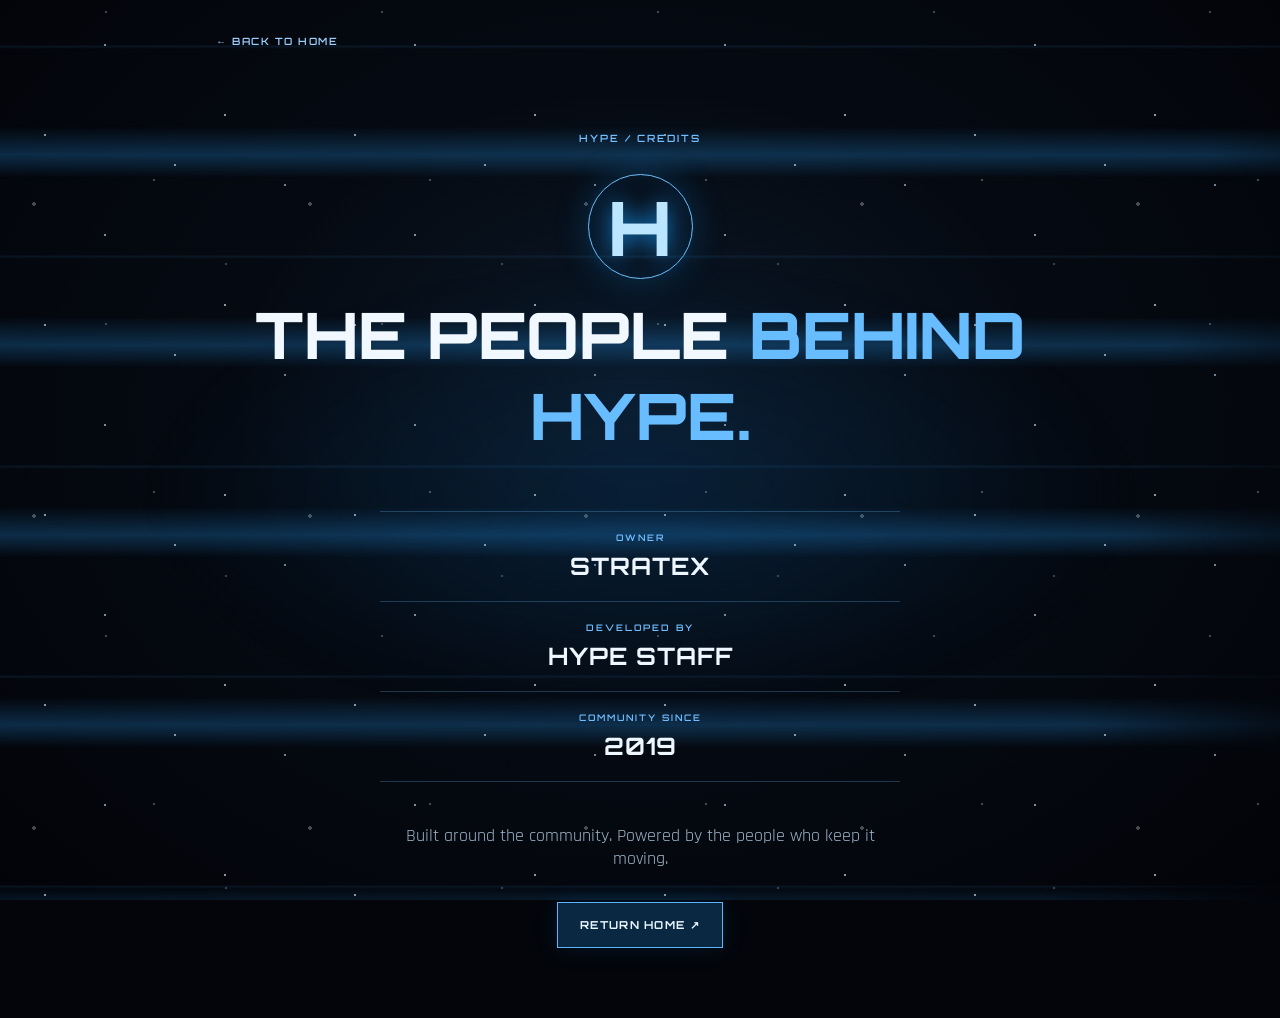
<file: developers.html>
<!DOCTYPE html><html lang="en"><head><meta charset="UTF-8"><meta name="viewport" content="width=device-width,initial-scale=1"><meta name="theme-color" content="#03050a"><title>HYPE — Developers</title><link href="https://fonts.googleapis.com/css2?family=Orbitron:wght@500;600;700;800&family=Rajdhani:wght@500;600;700&display=swap" rel="stylesheet"><link rel="stylesheet" href="classic.css"><link rel="stylesheet" href="subpages.css"></head><body><div class="space-bg"><div class="stars stars-a"></div><div class="stars stars-b"></div><div class="blue-rain"></div><div class="horizon-glow"></div></div><main class="subpage dev-page"><a class="back-link" href="index.html">← BACK TO HOME</a><div class="page-kicker">HYPE / CREDITS</div><div class="credit-emblem">H</div><h1>THE PEOPLE <span>BEHIND HYPE.</span></h1><div class="credits"><div><span>OWNER</span><strong>STRATEX</strong></div><div><span>DEVELOPED BY</span><strong>HYPE STAFF</strong></div><div><span>COMMUNITY SINCE</span><strong>2019</strong></div></div><p class="lead">Built around the community. Powered by the people who keep it moving.</p><a class="main-cta" href="index.html">RETURN HOME ↗</a></main></body></html>
</file>
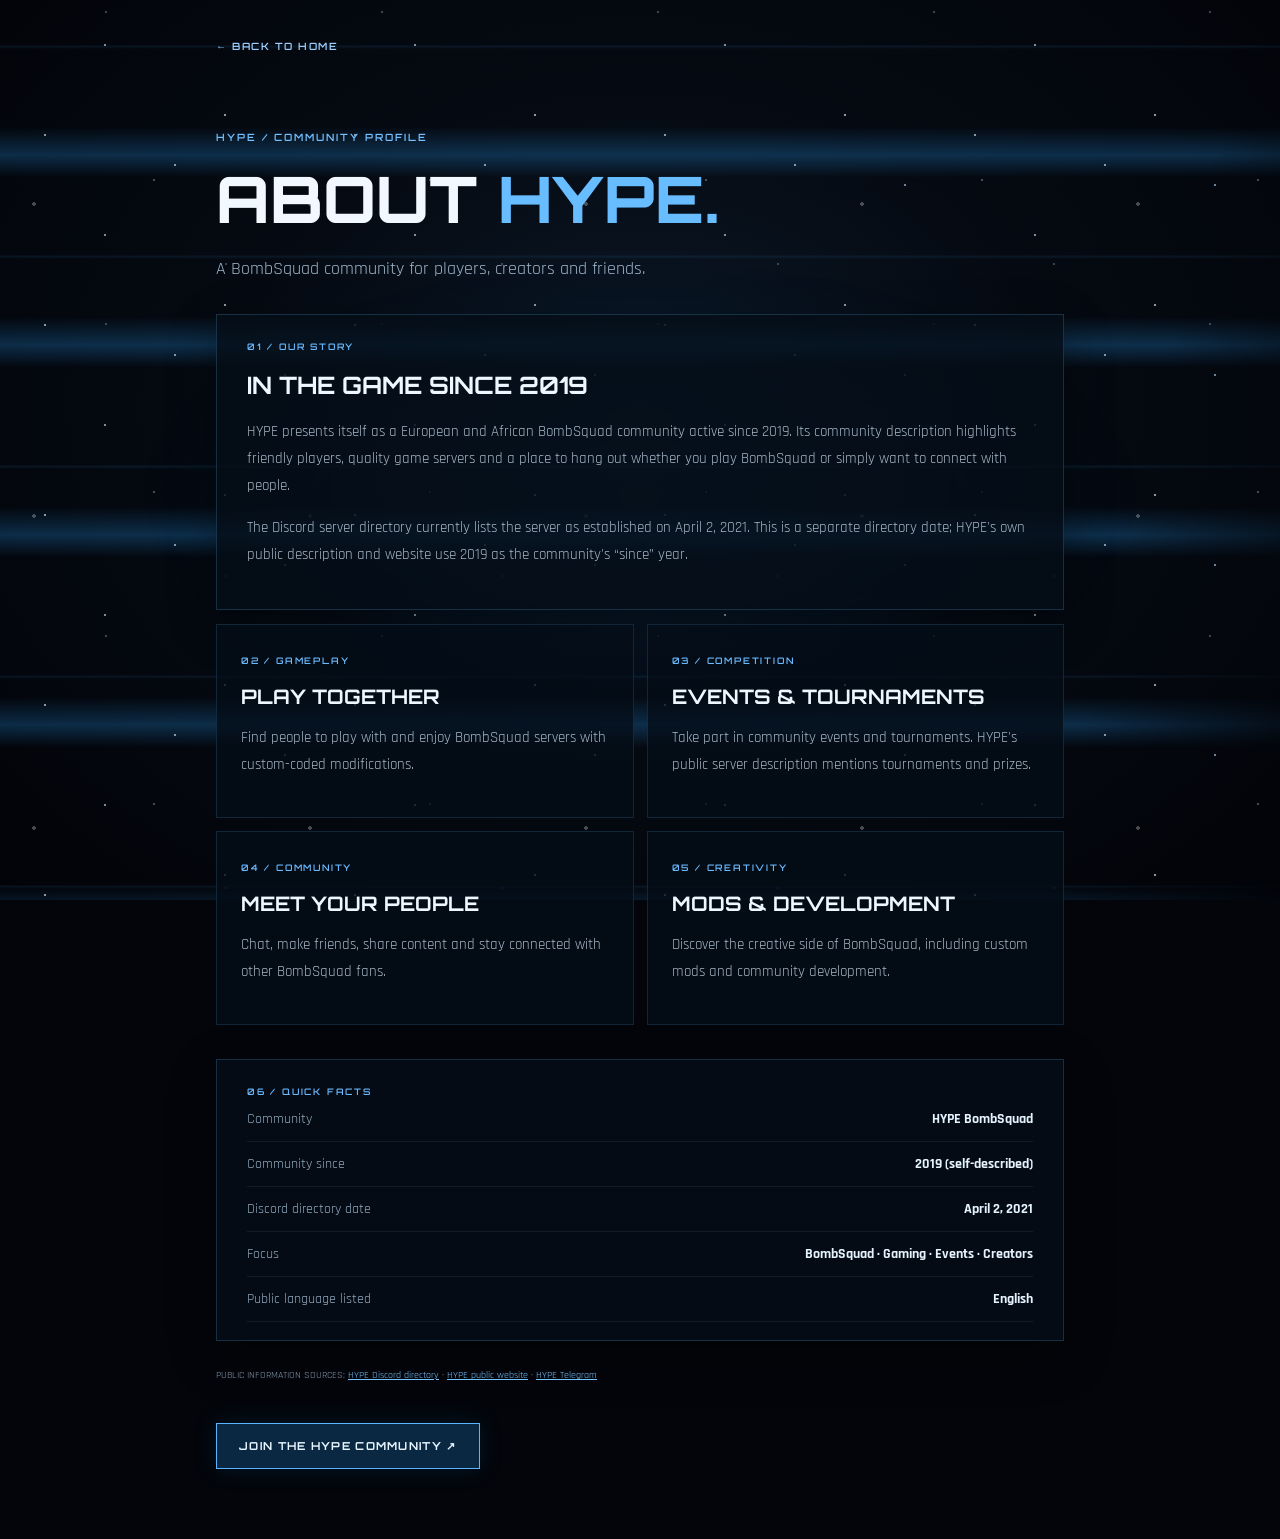
<file: info.html>
<!DOCTYPE html><html lang="en"><head><meta charset="UTF-8"><meta name="viewport" content="width=device-width,initial-scale=1"><meta name="theme-color" content="#03050a"><title>HYPE — Information</title><link href="https://fonts.googleapis.com/css2?family=Orbitron:wght@500;600;700;800&family=Rajdhani:wght@500;600;700&display=swap" rel="stylesheet"><link rel="stylesheet" href="classic.css"><link rel="stylesheet" href="subpages.css"></head><body><div class="space-bg"><div class="stars stars-a"></div><div class="stars stars-b"></div><div class="blue-rain"></div><div class="horizon-glow"></div></div><main class="subpage"><a class="back-link" href="index.html">← BACK TO HOME</a><div class="page-kicker">HYPE / COMMUNITY PROFILE</div><h1>ABOUT <span>HYPE.</span></h1><p class="lead">A BombSquad community for players, creators and friends.</p><section class="info-panel"><div class="info-label">01 / OUR STORY</div><h2>IN THE GAME SINCE 2019</h2><p>HYPE presents itself as a European and African BombSquad community active since 2019. Its community description highlights friendly players, quality game servers and a place to hang out whether you play BombSquad or simply want to connect with people.</p><p>The Discord server directory currently lists the server as established on April 2, 2021. This is a separate directory date; HYPE's own public description and website use 2019 as the community's “since” year.</p></section><section class="info-cards"><article><span>02 / GAMEPLAY</span><h3>PLAY TOGETHER</h3><p>Find people to play with and enjoy BombSquad servers with custom-coded modifications.</p></article><article><span>03 / COMPETITION</span><h3>EVENTS & TOURNAMENTS</h3><p>Take part in community events and tournaments. HYPE's public server description mentions tournaments and prizes.</p></article><article><span>04 / COMMUNITY</span><h3>MEET YOUR PEOPLE</h3><p>Chat, make friends, share content and stay connected with other BombSquad fans.</p></article><article><span>05 / CREATIVITY</span><h3>MODS & DEVELOPMENT</h3><p>Discover the creative side of BombSquad, including custom mods and community development.</p></article></section><section class="info-panel facts"><div class="info-label">06 / QUICK FACTS</div><div class="fact-row"><span>Community</span><b>HYPE BombSquad</b></div><div class="fact-row"><span>Community since</span><b>2019 (self-described)</b></div><div class="fact-row"><span>Discord directory date</span><b>April 2, 2021</b></div><div class="fact-row"><span>Focus</span><b>BombSquad · Gaming · Events · Creators</b></div><div class="fact-row"><span>Public language listed</span><b>English</b></div></section><div class="source-note">PUBLIC INFORMATION SOURCES: <a href="https://discord.com/servers/827635448310136842" target="_blank" rel="noopener">HYPE Discord directory</a> · <a href="https://bshype.netlify.app/" target="_blank" rel="noopener">HYPE public website</a> · <a href="https://t.me/bshype" target="_blank" rel="noopener">HYPE Telegram</a></div><a class="main-cta" href="https://discord.com/invite/hype-bombsquad-827635448310136842" target="_blank" rel="noopener">JOIN THE HYPE COMMUNITY ↗</a></main></body></html>
</file>
<file: classic.css>
:root{--blue:#39aaff;--blue2:#087bdf;--white:#eef7ff;--muted:#8e9baa;--line:rgba(147,195,232,.22);--font:'Rajdhani',sans-serif;--display:'Orbitron',sans-serif}*{box-sizing:border-box}html{min-height:100%;background:#03050a}body{margin:0;min-height:100vh;background:#03050a;color:var(--white);font-family:var(--font);overflow-x:hidden}.space-bg{position:fixed;inset:0;z-index:0;overflow:hidden;background:radial-gradient(ellipse at 50% 45%,#0b1827 0%,#050a12 45%,#020308 100%)}.stars{position:absolute;inset:-100px;background-image:radial-gradient(1px 1px at 15px 25px,#fff 99%,transparent),radial-gradient(1px 1px at 75px 95px,#b8dcff 99%,transparent),radial-gradient(1.5px 1.5px at 145px 45px,#fff 99%,transparent),radial-gradient(1px 1px at 205px 145px,#d8edff 99%,transparent),radial-gradient(1px 1px at 275px 75px,#fff 99%,transparent);background-size:310px 190px;opacity:.58}.stars-b{background-size:230px 260px;background-position:90px 40px;opacity:.27;transform:scale(1.2);animation:star-drift 90s linear infinite}.blue-rain{position:absolute;inset:-120% -20% 0;background-image:linear-gradient(180deg,transparent 0%,rgba(43,164,255,.0) 35%,rgba(43,164,255,.42) 50%,rgba(43,164,255,.0) 62%,transparent 100%);background-size:2px 190px;background-repeat:repeat;background-position:0 0;opacity:.58;transform:skewX(-13deg);animation:rain-fall 2.6s linear infinite;mask-image:linear-gradient(90deg,transparent,#000 15%,#000 85%,transparent)}.blue-rain:after{content:"";position:absolute;inset:0;background:repeating-linear-gradient(180deg,transparent 0 75px,rgba(72,174,255,.18) 76px,transparent 79px,transparent 160px);background-size:100% 210px;animation:rain-fall 4.4s linear infinite reverse}.horizon-glow{position:absolute;width:80vw;height:50vh;left:10vw;top:30vh;background:radial-gradient(ellipse,rgba(0,110,200,.13),transparent 68%);filter:blur(25px)}.landing{position:relative;z-index:1;min-height:100vh;width:min(760px,100%);margin:auto;padding:30px 25px 22px;display:flex;flex-direction:column;align-items:center;justify-content:center}.topline{width:100%;display:flex;align-items:center;gap:11px;font:600 9px var(--display);letter-spacing:2px;color:#90b7d6}.signal{width:6px;height:6px;border-radius:50%;background:#4bb7ff;box-shadow:0 0 12px #2c9fff}.topline-line{height:1px;flex:1;background:linear-gradient(90deg,var(--line),transparent)}.emblem-wrap{width:190px;height:180px;margin:24px auto 9px;position:relative;display:grid;place-items:center}.emblem{width:115px;height:115px;padding:5px;clip-path:polygon(50% 0,91% 22%,100% 70%,50% 100%,0 70%,9% 22%);background:linear-gradient(145deg,#d8f0ff,#208bda 40%,#061d38 80%);filter:drop-shadow(0 0 25px #178de866);animation:emblem-float 5s ease-in-out infinite}.emblem-inner{height:100%;display:grid;place-items:center;background:linear-gradient(145deg,#0d243a,#030912);clip-path:polygon(50% 0,91% 22%,100% 70%,50% 100%,0 70%,9% 22%)}.emblem-inner span{font:900 82px var(--display);color:#bde7ff;text-shadow:0 0 22px #159aff,3px 3px #07528c}.emblem-orbit{position:absolute;border:1px solid #51b5f755;border-radius:50%;width:165px;height:70px;transform:rotate(-28deg)}.orbit-b{width:175px;height:95px;transform:rotate(53deg);border-color:#b0dfff33}.emblem-caption{position:absolute;bottom:-2px;font:700 9px var(--display);letter-spacing:8px;color:#8ccfff;text-shadow:0 0 12px #198de9}.intro{text-align:center;margin:20px 0 28px}.small-heading{font:600 9px var(--display);letter-spacing:3px;color:#7fa8c8}.intro h1{font:800 clamp(25px,5vw,39px) var(--display);letter-spacing:1px;margin:14px 0 9px;text-shadow:0 0 25px #138de933}.intro h1 span{color:#63bdff}.intro p{font-size:16px;letter-spacing:.4px;color:#9baebe;margin:0}.main-options{width:min(430px,100%);display:grid;gap:9px}.menu-option{height:57px;display:grid;grid-template-columns:48px 1fr 30px;align-items:center;padding:0 17px;border:1px solid rgba(95,166,219,.3);background:linear-gradient(100deg,rgba(8,24,41,.82),rgba(5,10,19,.8));text-decoration:none;color:#e9f6ff;transition:transform .22s,border-color .22s,background .22s;position:relative;overflow:hidden}.menu-option:before{content:"";position:absolute;inset:0;background:linear-gradient(100deg,transparent,rgba(52,164,255,.12),transparent);transform:translateX(-110%);transition:transform .5s}.menu-option:hover{transform:translateX(5px);border-color:#51b7ff;background:rgba(9,35,58,.9);box-shadow:0 0 22px #168fe522}.menu-option:hover:before{transform:translateX(110%)}.option-index{font:600 10px var(--display);color:#4da8e8}.option-name{font:700 17px var(--display);letter-spacing:2px}.option-arrow{font-size:19px;color:#76c7ff;text-align:right}.landing-footer{width:100%;margin-top:auto;padding-top:28px;display:flex;justify-content:space-between;align-items:center;font:600 8px var(--display);letter-spacing:1.6px;color:#71879b}.landing-footer a{color:#91b9d8;text-decoration:none}.footer-center{color:#4d6e89}@keyframes rain-fall{from{background-position:0 -180px}to{background-position:0 190px}}@keyframes star-drift{from{transform:translateY(0)}to{transform:translateY(190px)}}@keyframes emblem-float{0%,100%{transform:translateY(0)}50%{transform:translateY(-7px)}}@media(max-width:520px){.landing{padding:22px 19px 18px}.emblem-wrap{margin-top:36px}.intro{margin:25px 0}.intro p{font-size:14px;line-height:1.5}.menu-option{height:55px}.option-name{font-size:15px}.landing-footer{font-size:7px;letter-spacing:1px}.footer-center{display:none}}
</file>
<file: subpages.css>
.subpage{position:relative;z-index:1;width:min(900px,100%);margin:auto;padding:35px 26px 70px}.back-link{font:600 10px var(--display);letter-spacing:1.5px;color:#9bcfff;text-decoration:none}.page-kicker{margin-top:75px;color:#73bfff;font:600 10px var(--display);letter-spacing:2px}.subpage h1{font:800 clamp(35px,7vw,64px) var(--display);margin:15px 0;color:#f1f8ff}.subpage h1 span{color:#67bdff}.lead{color:#9eb4c8;font-size:18px}.info-panel{margin-top:34px;padding:26px 30px;border:1px solid #4b91c044;background:rgba(5,14,24,.83);box-shadow:0 15px 45px #0005}.info-label,.info-cards article span{font:600 9px var(--display);letter-spacing:1.8px;color:#69baff}.info-panel h2{font:700 24px var(--display);margin:18px 0}.info-panel p,.info-cards p{font-size:15px;line-height:1.8;color:#a8b8c7}.info-cards{display:grid;grid-template-columns:1fr 1fr;gap:13px;margin-top:14px}.info-cards article{padding:24px;border:1px solid #4b91c033;background:rgba(5,14,24,.78)}.info-cards h3{font:700 20px var(--display);margin:14px 0 5px}.facts{padding-bottom:18px}.fact-row{display:flex;justify-content:space-between;gap:20px;padding:13px 0;border-bottom:1px solid #ffffff12;color:#8fa8bd;font-size:14px}.fact-row b{color:#e4f3ff;text-align:right}.source-note{margin:25px 0;color:#8196a9;font-size:10px;line-height:1.8}.source-note a{color:#75c3ff}.main-cta{display:inline-block;padding:15px 22px;margin-top:14px;border:1px solid #59b5ff;background:#0a2841;color:#e6f5ff;text-decoration:none;font:700 11px var(--display);letter-spacing:1.3px;box-shadow:0 0 24px #188de522}.dev-page{text-align:center;min-height:100vh;display:flex;flex-direction:column;align-items:center}.dev-page .back-link{align-self:flex-start}.dev-page .page-kicker{margin-top:85px}.credit-emblem{margin-top:30px;width:105px;height:105px;display:grid;place-items:center;border:1px solid #70c3ff;border-radius:50%;font:800 75px var(--display);color:#bce6ff;text-shadow:0 0 25px #168fe9;box-shadow:0 0 35px #168fe944,inset 0 0 25px #168fe922}.credits{width:min(520px,100%);margin:40px auto 24px;border-top:1px solid #65b8f644}.credits div{padding:20px;border-bottom:1px solid #65b8f644;display:flex;flex-direction:column;gap:8px}.credits span{font:600 9px var(--display);letter-spacing:2px;color:#70bdff}.credits strong{font:700 24px var(--display);letter-spacing:1px}.dev-page .lead{max-width:500px}@media(max-width:600px){.subpage{padding:25px 18px 50px}.page-kicker{margin-top:55px}.info-cards{grid-template-columns:1fr}.info-panel{padding:22px 19px}.fact-row{font-size:12px}.fact-row b{max-width:60%}.dev-page .page-kicker{margin-top:65px}}
</file>
